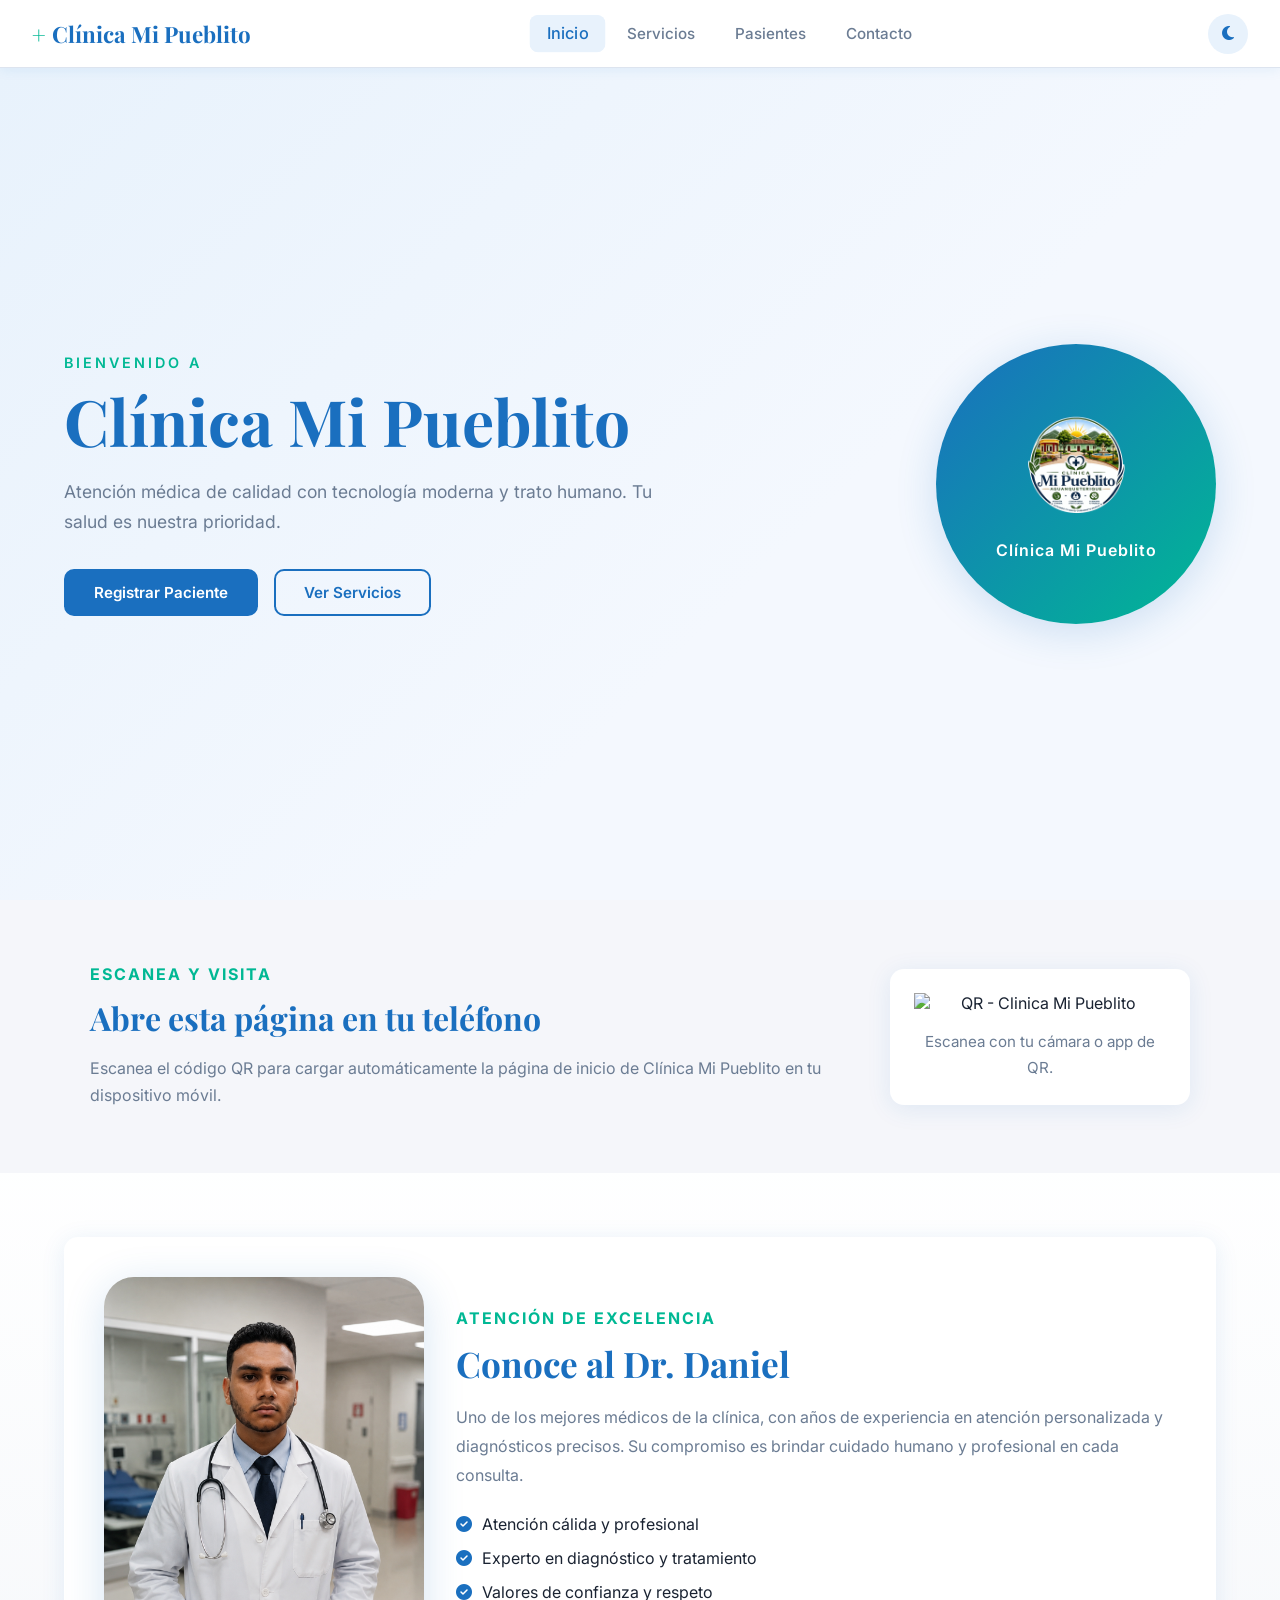
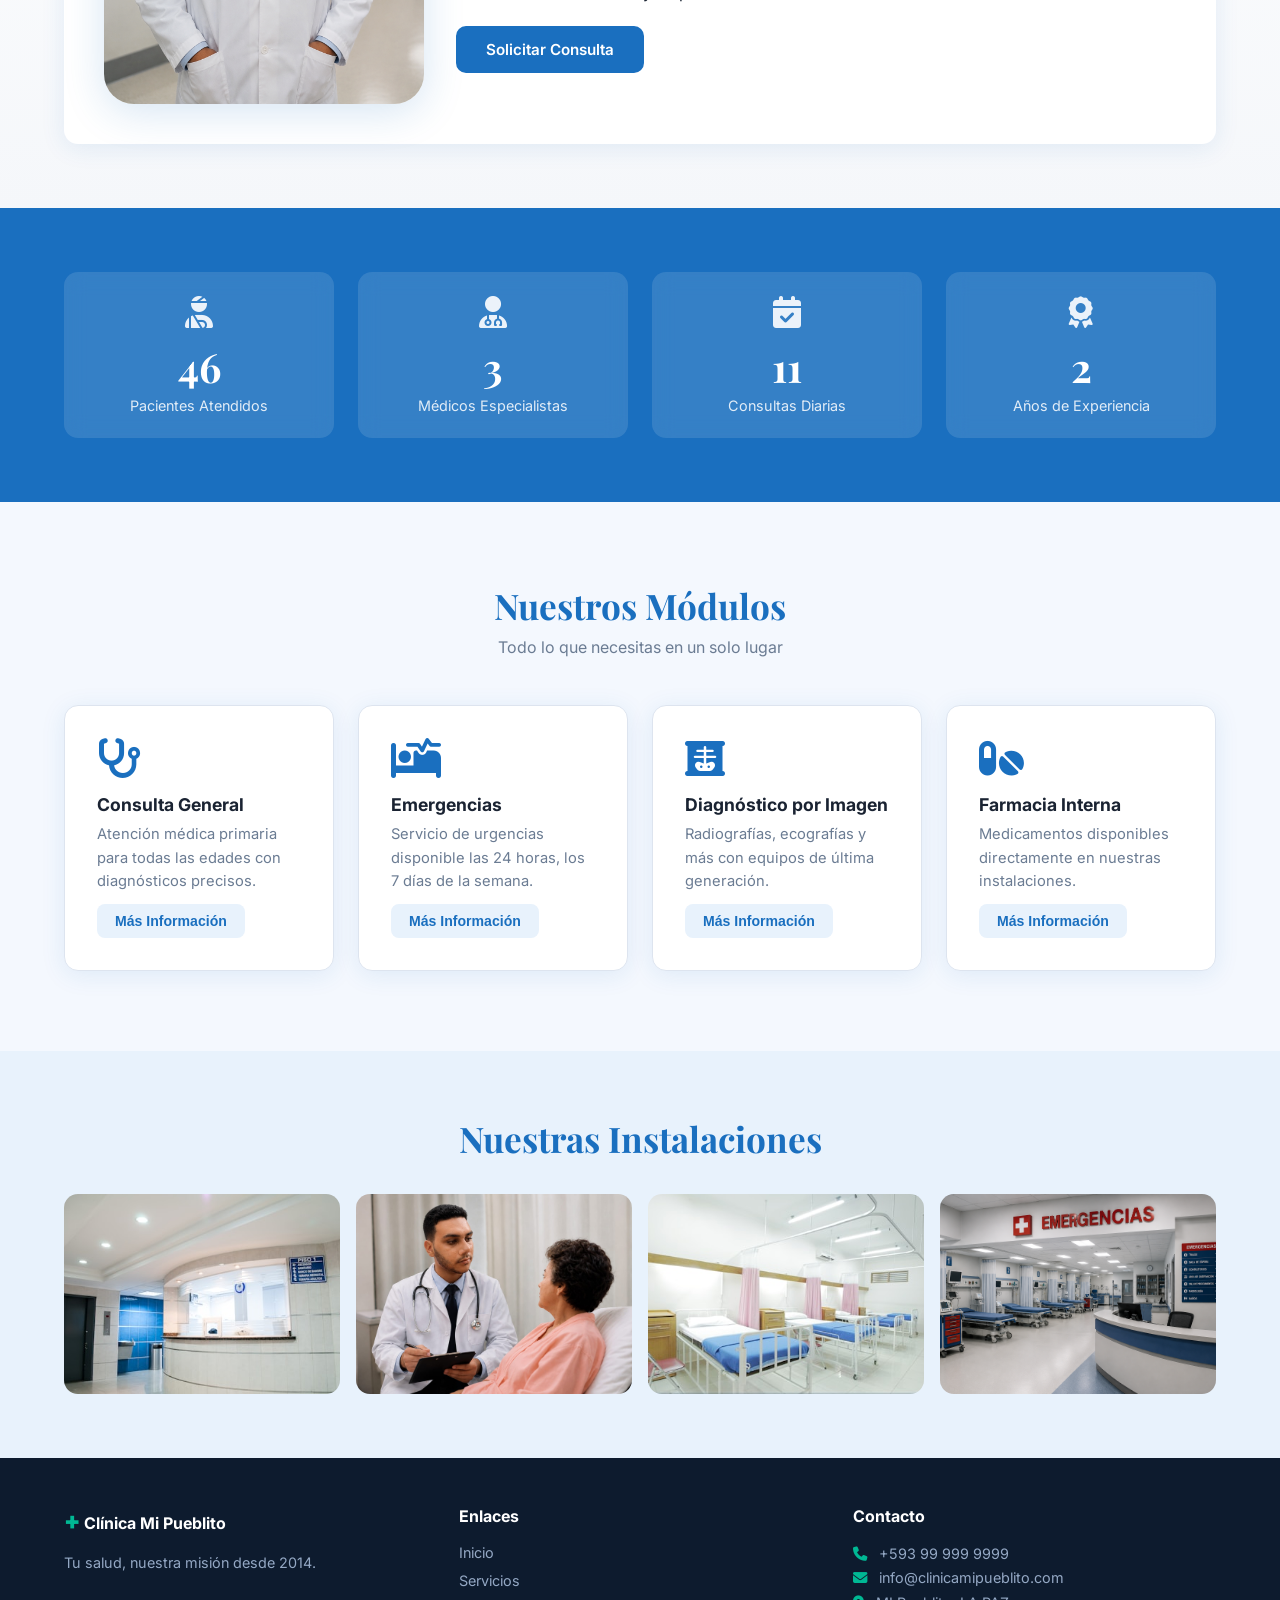
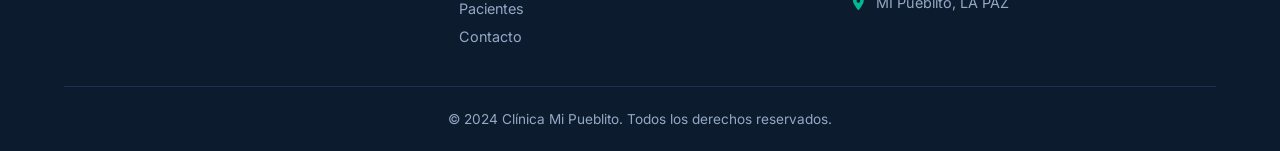
<file: index.html>
<!DOCTYPE html>
<html lang="es" data-theme="light">
<head>
  <meta charset="UTF-8" />
  <meta name="viewport" content="width=device-width, initial-scale=1.0"/>
  <meta name="google-site-verification" content="vMMOk35KpcfPw3G9_oFYmYeRWacnl94WuPSEQcABQ1k" />
  <title>Clínica Mi Pueblito - Tu Salud, Nuestra Misión</title>
  <meta name="description" content="Clínica Mi Pueblito: atención médica integral en Aguanqueterique, La Paz. Consulta general, emergencias 24/7, diagnóstico por imagen y farmacia interna. Tu salud, nuestra misión.">
  <link rel="icon" type="image/png" href="IMAGENES/LOGO12.png"/>
  <link rel="stylesheet" href="styles.css"/>
  <link href="https://fonts.googleapis.com/css2?family=Inter:wght@300;400;500;600;700&family=Playfair+Display:wght@700&display=swap" rel="stylesheet"/>
  <link rel="stylesheet" href="https://cdnjs.cloudflare.com/ajax/libs/font-awesome/6.5.0/css/all.min.css"/>
</head>
<body>

  <!-- LOADER -->
  <div id="loader">
    <div class="loader-inner">
      <img src="IMAGENES/LOGO12.png" alt="Clínica Mi Pueblito" class="loader-logo" />
      <p>Clínica Mi Pueblito</p>
    </div>
  </div>

  <!-- BOTÓN VOLVER ARRIBA -->
  <button id="btnTop" title="Volver arriba"><i class="fas fa-arrow-up"></i></button>

  <!-- NAVBAR -->
  <nav class="navbar">
    <div class="nav-brand">
      <span class="cross-icon">+</span> Clínica Mi Pueblito
    </div>
    <ul class="nav-links" id="navLinks">
      <li><a href="index.html" class="active">Inicio</a></li>
      <li><a href="servicios.html">Servicios</a></li>
      <li><a href="pasientes.html">Pasientes</a></li>
      <li><a href="contactos.html">Contacto</a></li>
    </ul>
    <div class="nav-actions">
      <button id="themeToggle" title="Cambiar tema"><i class="fas fa-moon"></i></button>
      <button class="hamburger" id="hamburger"><i class="fas fa-bars"></i></button>
    </div>
  </nav>

  <!-- HERO / BANNER -->
  <section class="hero" id="inicio">
    <div class="hero-content animate-banner">
      <span class="hero-eyebrow">Bienvenido a</span>
      <h1>Clínica Mi Pueblito</h1>
      <p>Atención médica de calidad con tecnología moderna y trato humano. Tu salud es nuestra prioridad.</p>
      <div class="hero-buttons">
        <a href="pasientes.html" class="btn-primary">Registrar Paciente</a>
        <a href="servicios.html" class="btn-outline">Ver Servicios</a>
      </div>
    </div>
    <div class="hero-image animate-banner-delay">
      <div class="hero-card">
        <img src="IMAGENES/LOGO12.png" alt="Clínica Mi Pueblito" class="hero-logo" />
        <span>Clínica Mi Pueblito</span>
      </div>
    </div>
  </section>

  <!-- CÓDIGO QR -->
  <section class="qr-section">
    <div class="qr-content">
      <div>
        <span class="section-eyebrow">Escanea y visita</span>
        <h2>Abre esta página en tu teléfono</h2>
        <p>Escanea el código QR para cargar automáticamente la página de inicio de Clínica Mi Pueblito en tu dispositivo móvil.</p>
      </div>
      <div class="qr-box">
        <img id="qrCodeImage" src="" alt="Código QR Clínica Mi Pueblito" />
        <p>Escanea con tu cámara o app de QR.</p>
      </div>
    </div>
  </section>

  <!-- MÉDICO DESTACADO -->
  <section class="doctor-section">
    <div class="doctor-card">
      <div class="doctor-image">
        <img src="IMAGENES/DANIEL.png" alt="Dr. Daniel" />
      </div>
      <div class="doctor-info">
        <span class="section-eyebrow">Atención de Excelencia</span>
        <h2>Conoce al Dr. Daniel</h2>
        <p>Uno de los mejores médicos de la clínica, con años de experiencia en atención personalizada y diagnósticos precisos. Su compromiso es brindar cuidado humano y profesional en cada consulta.</p>
        <ul>
          <li><i class="fas fa-check-circle"></i> Atención cálida y profesional</li>
          <li><i class="fas fa-check-circle"></i> Experto en diagnóstico y tratamiento</li>
          <li><i class="fas fa-check-circle"></i> Valores de confianza y respeto</li>
        </ul>
        <a href="contactos.html" class="btn-primary">Solicitar Consulta</a>
      </div>
    </div>
  </section>

  <!-- CONTADORES -->
  <section class="counters">
    <div class="counter-item">
      <i class="fas fa-user-injured"></i>
      <span class="count" data-target="200">0</span>
      <p>Pacientes Atendidos</p>
    </div>
    <div class="counter-item">
      <i class="fas fa-user-md"></i>
      <span class="count" data-target="15">0</span>
      <p>Médicos Especialistas</p>
    </div>
    <div class="counter-item">
      <i class="fas fa-calendar-check"></i>
      <span class="count" data-target="50">0</span>
      <p>Consultas Diarias</p>
    </div>
    <div class="counter-item">
      <i class="fas fa-award"></i>
      <span class="count" data-target="10">0</span>
      <p>Años de Experiencia</p>
    </div>
  </section>

  <!-- SERVICIOS TARJETAS -->
  <section class="services-preview">
    <h2 class="section-title">Nuestros Módulos</h2>
    <p class="section-sub">Todo lo que necesitas en un solo lugar</p>
    <div class="cards-grid">
      <div class="card slide-left">
        <i class="fas fa-stethoscope"></i>
        <h3>Consulta General</h3>
        <p>Atención médica primaria para todas las edades con diagnósticos precisos.</p>
        <button class="btn-info" onclick="openModal('Consulta General', 'Atención integral con médicos generales disponibles de lunes a sábado de 7am a 8pm.')">Más Información</button>
      </div>
      <div class="card slide-left">
        <i class="fas fa-procedures"></i>
        <h3>Emergencias</h3>
        <p>Servicio de urgencias disponible las 24 horas, los 7 días de la semana.</p>
        <button class="btn-info" onclick="openModal('Emergencias', 'Equipo especializado listo para atender cualquier urgencia médica en todo momento.')">Más Información</button>
      </div>
      <div class="card slide-left">
        <i class="fas fa-x-ray"></i>
        <h3>Diagnóstico por Imagen</h3>
        <p>Radiografías, ecografías y más con equipos de última generación.</p>
        <button class="btn-info" onclick="openModal('Diagnóstico por Imagen', 'Contamos con equipos de rayos X, ultrasonido y tomografía para diagnósticos precisos.')">Más Información</button>
      </div>
      <div class="card slide-left">
        <i class="fas fa-pills"></i>
        <h3>Farmacia Interna</h3>
        <p>Medicamentos disponibles directamente en nuestras instalaciones.</p>
        <button class="btn-info" onclick="openModal('Farmacia Interna', 'Dispensamos los medicamentos recetados por nuestros médicos al mejor precio.')">Más Información</button>
      </div>
    </div>
  </section>

  <!-- GALERÍA -->
  <section class="gallery-section">
    <h2 class="section-title">Nuestras Instalaciones</h2>
    <div class="gallery">
      <div class="gallery-item"><img src="IMAGENES/sala-espera.jpg" alt="Sala de espera"/><div class="overlay">Sala de Espera</div></div>
      <div class="gallery-item"><img src="IMAGENES/consultorio.jpeg" alt="Consultorio"/><div class="overlay">Consultorio</div></div>
      <div class="gallery-item"><img src="IMAGENES/laboratorio.jpg" alt="Laboratorio"/><div class="overlay">Laboratorio</div></div>
      <div class="gallery-item"><img src="IMAGENES/EMERGENCIAS.png" alt="Emergencias"/><div class="overlay">Emergencias</div></div>
    </div>
  </section>

  <!-- MODAL -->
  <div id="modal" class="modal-overlay">
    <div class="modal-box">
      <button class="modal-close" onclick="closeModal()"><i class="fas fa-times"></i></button>
      <div class="modal-icon"><i class="fas fa-info-circle"></i></div>
      <h3 id="modal-title"></h3>
      <p id="modal-body"></p>
      <button class="btn-primary" onclick="closeModal()">Entendido</button>
    </div>
  </div>

  <!-- FOOTER -->
  <footer class="footer">
    <div class="footer-content">
      <div>
        <h4><span class="cross-icon">+</span> Clínica Mi Pueblito</h4>
        <p>Tu salud, nuestra misión desde 2014.</p>
      </div>
      <div>
        <h4>Enlaces</h4>
        <ul>
          <li><a href="index.html">Inicio</a></li>
          <li><a href="servicios.html">Servicios</a></li>
          <li><a href="pasientes.html">Pacientes</a></li>
          <li><a href="contactos.html">Contacto</a></li>
        </ul>
      </div>
      <div>
        <h4>Contacto</h4>
        <p><i class="fas fa-phone"></i> +593 99 999 9999</p>
        <p><i class="fas fa-envelope"></i> info@clinicamipueblito.com</p>
        <p><i class="fas fa-map-marker-alt"></i> MI Pueblito, LA PAZ</p>
      </div>
    </div>
    <div class="footer-bottom">© 2024 Clínica Mi Pueblito. Todos los derechos reservados.</div>
  </footer>

  <script src="script.js"></script>
</body>
</html>
</file>
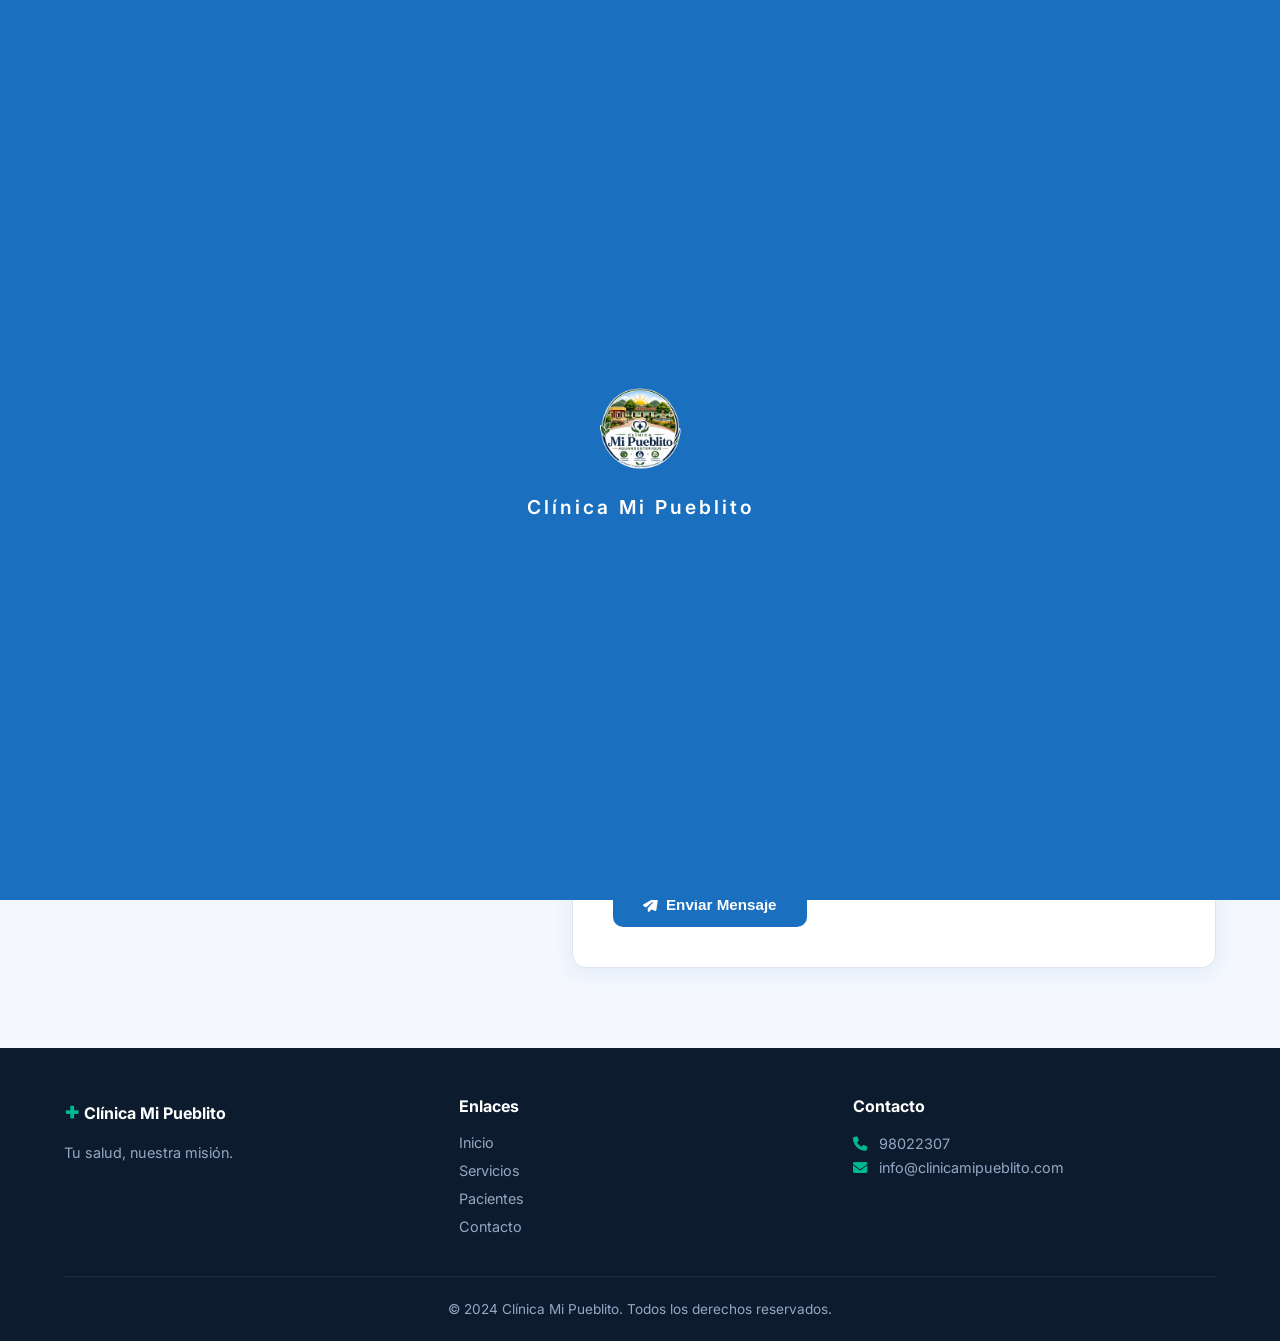
<file: contactos.html>
<!DOCTYPE html>
<html lang="es" data-theme="light">
<head>
  <meta charset="UTF-8"/>
  <meta name="viewport" content="width=device-width, initial-scale=1.0"/>
  <title>Contacto - Clínica Mi Pueblito</title>
  <link rel="stylesheet" href="styles.css"/>
  <link href="https://fonts.googleapis.com/css2?family=Inter:wght@300;400;500;600;700&family=Playfair+Display:wght@700&display=swap" rel="stylesheet"/>
  <link rel="stylesheet" href="https://cdnjs.cloudflare.com/ajax/libs/font-awesome/6.5.0/css/all.min.css"/>
</head>
<body>
  <div id="loader"><div class="loader-inner"><img src="IMAGENES/LOGO12.png" alt="Clínica Mi Pueblito" class="loader-logo" /><p>Clínica Mi Pueblito</p></div></div>
  <button id="btnTop"><i class="fas fa-arrow-up"></i></button>

  <nav class="navbar">
    <div class="nav-brand"><span class="cross-icon">+</span> Clínica Mi Pueblito</div>
    <ul class="nav-links" id="navLinks">
      <li><a href="index.html">Inicio</a></li>
      <li><a href="servicios.html">Servicios</a></li>
      <li><a href="pasientes.html">Pacientes</a></li>
      <li><a href="contactos.html" class="active">Contacto</a></li>
    </ul>
    <div class="nav-actions">
      <button id="themeToggle"><i class="fas fa-moon"></i></button>
      <button class="hamburger" id="hamburger"><i class="fas fa-bars"></i></button>
    </div>
  </nav>

  <section class="page-hero animate-banner">
    <h1>Contáctanos</h1>
    <p>Estamos aquí para atenderte. Envíanos un mensaje.</p>
  </section>

  <section class="contact-section">
    <div class="contact-info slide-left">
      <h2>Información de Contacto</h2>
      <div class="info-item"><i class="fas fa-map-marker-alt"></i><div><strong>Dirección</strong><p>Av. Principal s/n, Aguanqueterique, La Paz</p></div></div>
      <div class="info-item"><i class="fas fa-phone"></i><div><strong>Teléfono</strong><p>98022307</p></div></div>
      <div class="info-item"><i class="fas fa-envelope"></i><div><strong>Correo</strong><p>info@clinicamipueblito.com</p></div></div>
      <div class="info-item"><i class="fas fa-clock"></i><div><strong>Horario</strong><p>Lun – Sáb: 7:00 am – 8:00 pm<br/>Dom y Emergencias: 24 horas</p></div></div>
      <div class="social-links">
        <a href="#"><i class="fab fa-facebook"></i></a>
        <a href="#"><i class="fab fa-instagram"></i></a>
        <a href="https://wa.me/50298022307" target="_blank" rel="noopener"><i class="fab fa-whatsapp"></i></a>
      </div>
    </div>

    <div class="form-container slide-left">
      <h2><i class="fas fa-paper-plane"></i> Enviar Mensaje</h2>
      <form id="formContacto" novalidate>
        <div class="form-group">
          <label>Nombre completo <span class="req">*</span></label>
          <input type="text" id="c-nombre" placeholder="Tu nombre"/>
          <span class="msg-error" id="err-c-nombre"></span>
        </div>
        <div class="form-group">
          <label>Asunto <span class="req">*</span></label>
          <input type="text" id="c-asunto" placeholder="¿En qué podemos ayudarte?"/>
          <span class="msg-error" id="err-c-asunto"></span>
        </div>
        <div class="form-group">
          <label>Mensaje <span class="req">*</span></label>
          <textarea id="c-mensaje" rows="4" placeholder="Escribe tu mensaje aquí..."></textarea>
          <span class="msg-error" id="err-c-mensaje"></span>
        </div>
        <button type="submit" class="btn-primary"><i class="fas fa-paper-plane"></i> Enviar Mensaje</button>
      </form>
    </div>
  </section>

  <div id="modal" class="modal-overlay">
    <div class="modal-box">
      <button class="modal-close" onclick="closeModal()"><i class="fas fa-times"></i></button>
      <div class="modal-icon"><i class="fas fa-info-circle"></i></div>
      <h3 id="modal-title"></h3>
      <p id="modal-body"></p>
      <button class="btn-primary" onclick="closeModal()">Entendido</button>
    </div>
  </div>

  <footer class="footer">
    <div class="footer-content">
      <div><h4><span class="cross-icon">+</span> Clínica Mi Pueblito</h4><p>Tu salud, nuestra misión.</p></div>
      <div><h4>Enlaces</h4><ul><li><a href="index.html">Inicio</a></li><li><a href="servicios.html">Servicios</a></li><li><a href="pasientes.html">Pacientes</a></li><li><a href="contactos.html">Contacto</a></li></ul></div>
      <div><h4>Contacto</h4><p><i class="fas fa-phone"></i> 98022307</p><p><i class="fas fa-envelope"></i> info@clinicamipueblito.com</p></div>
    </div>
    <div class="footer-bottom">© 2024 Clínica Mi Pueblito. Todos los derechos reservados.</div>
  </footer>
  <script src="script.js"></script>
</body>
</html>
</file>
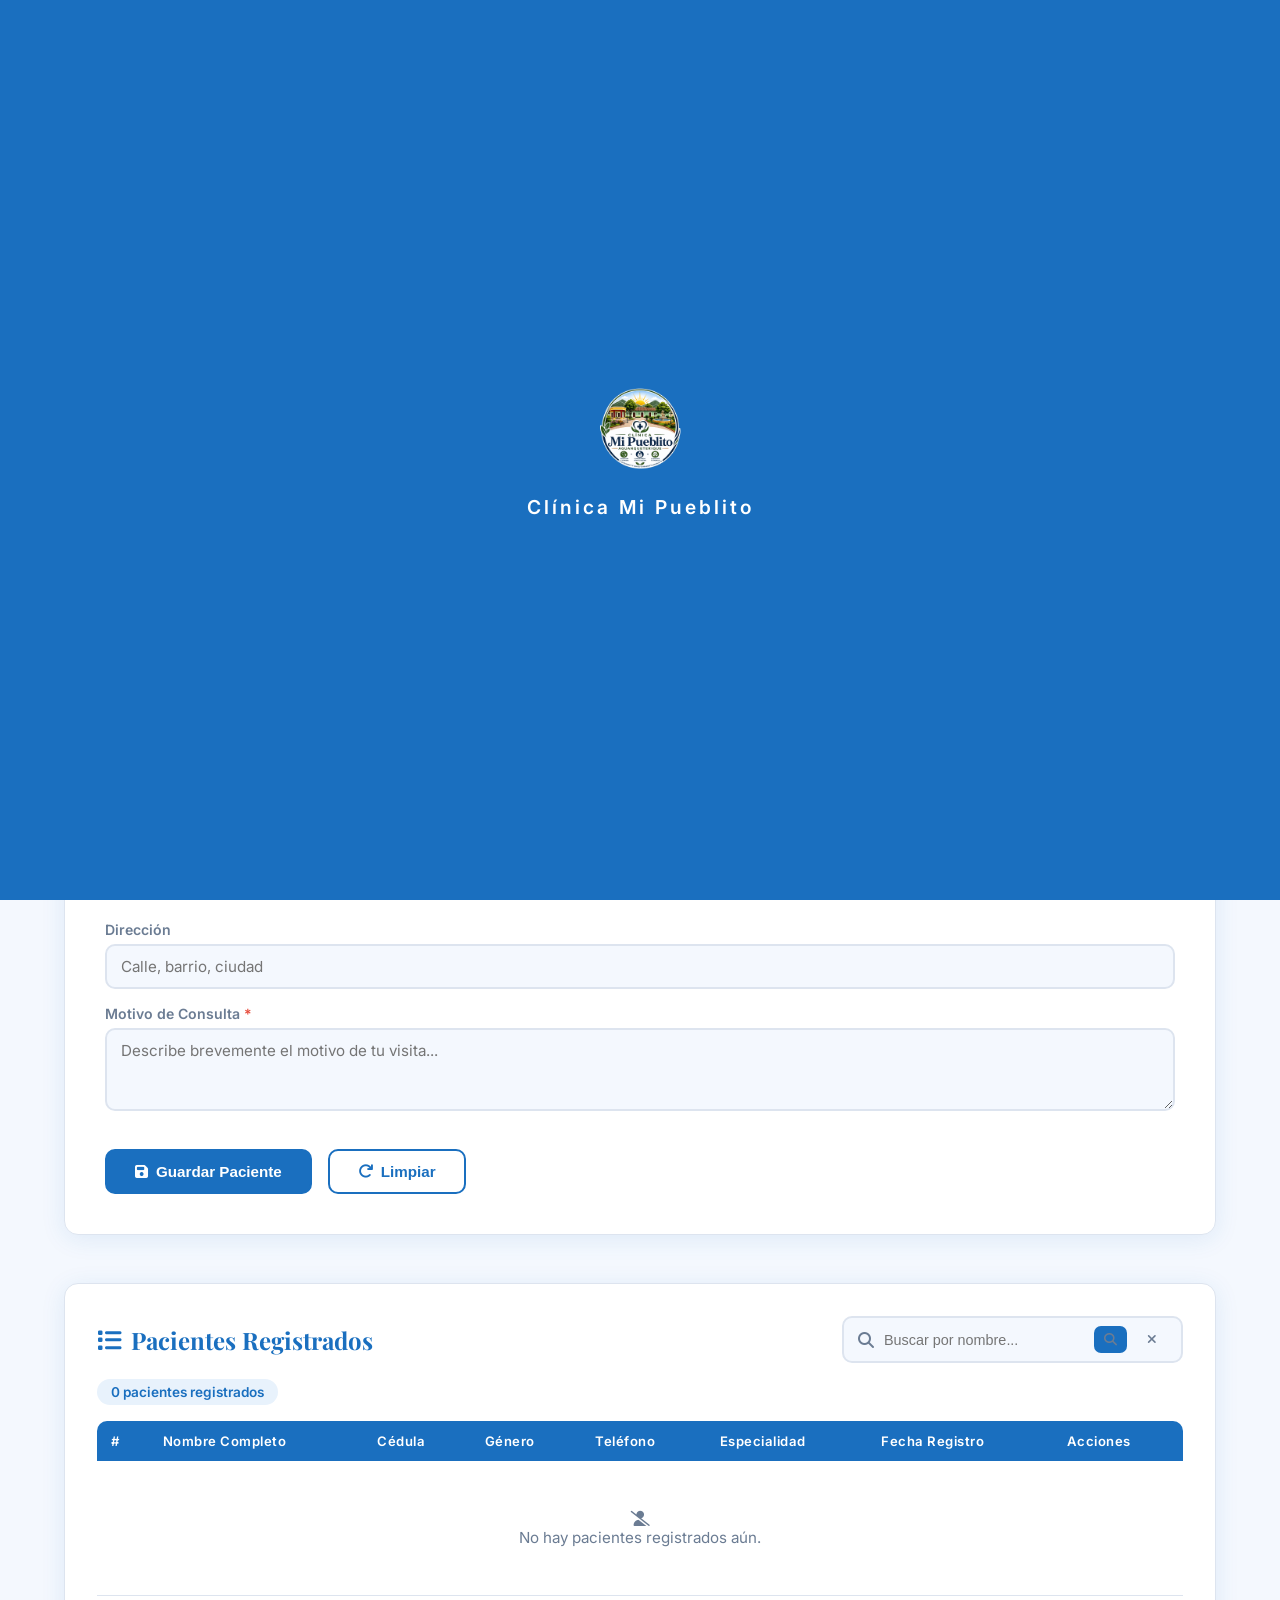
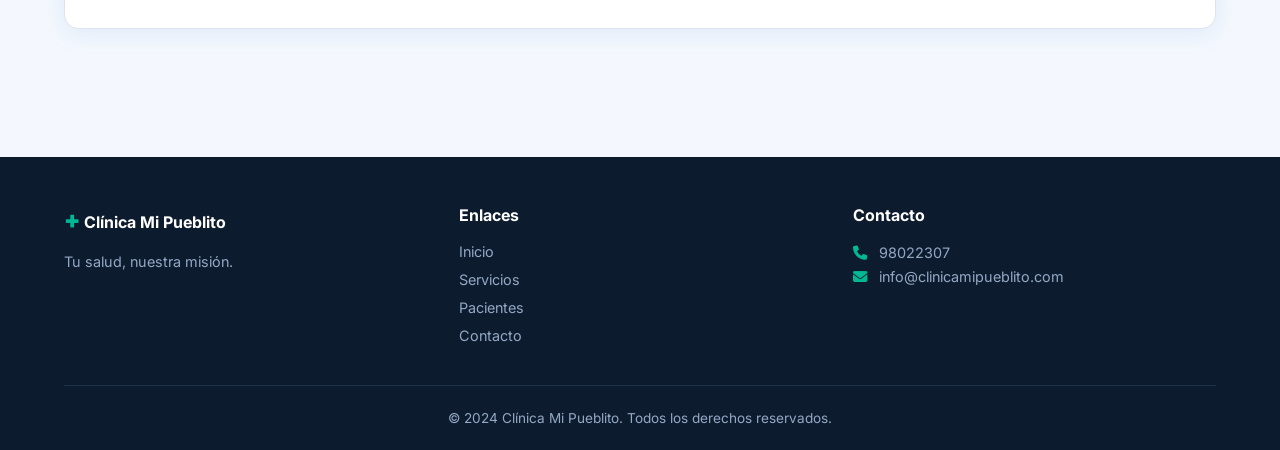
<file: pasientes.html>
<!DOCTYPE html>
<html lang="es" data-theme="light">
<head>
  <meta charset="UTF-8"/>
  <meta name="viewport" content="width=device-width, initial-scale=1.0"/>
  <title>Pacientes - Clínica Mi Pueblito</title>
  <link rel="stylesheet" href="styles.css"/>
  <link href="https://fonts.googleapis.com/css2?family=Inter:wght@300;400;500;600;700&family=Playfair+Display:wght@700&display=swap" rel="stylesheet"/>
  <link rel="stylesheet" href="https://cdnjs.cloudflare.com/ajax/libs/font-awesome/6.5.0/css/all.min.css"/>
</head>
<body>
  <div id="loader"><div class="loader-inner"><img src="IMAGENES/LOGO12.png" alt="Clínica Mi Pueblito" class="loader-logo" /><p>Clínica Mi Pueblito</p></div></div>
  <button id="btnTop"><i class="fas fa-arrow-up"></i></button>

  <nav class="navbar">
    <div class="nav-brand"><span class="cross-icon">+</span> Clínica Mi Pueblito</div>
    <ul class="nav-links" id="navLinks">
      <li><a href="index.html">Inicio</a></li>
      <li><a href="servicios.html">Servicios</a></li>
      <li><a href="pasientes.html" class="active">Pacientes</a></li>
      <li><a href="contactos.html">Contacto</a></li>
    </ul>
    <div class="nav-actions">
      <button id="themeToggle"><i class="fas fa-moon"></i></button>
      <button class="hamburger" id="hamburger"><i class="fas fa-bars"></i></button>
    </div>
  </nav>

  <section class="page-hero animate-banner">
    <h1>Registro de Pacientes</h1>
    <p>Registra y consulta pacientes de la clínica</p>
  </section>

  <section class="pacientes-section">
    <div class="form-container slide-left">
      <h2><i class="fas fa-user-plus"></i> Nuevo Paciente</h2>
      <form id="formPaciente" novalidate>
        <div class="form-row">
          <div class="form-group">
            <label>Nombres <span class="req">*</span></label>
            <input type="text" id="nombres" placeholder="Ej: Juan Carlos"/>
            <span class="msg-error" id="err-nombres"></span>
          </div>
          <div class="form-group">
            <label>Apellidos <span class="req">*</span></label>
            <input type="text" id="apellidos" placeholder="Ej: Pérez López"/>
            <span class="msg-error" id="err-apellidos"></span>
          </div>
        </div>
        <div class="form-row">
          <div class="form-group">
            <label>Cédula <span class="req">*</span></label>
            <input type="text" id="cedula" placeholder="0000000000" inputmode="numeric" pattern="\d*" oninput="this.value=this.value.replace(/\D/g,'')" />
            <span class="msg-error" id="err-cedula"></span>
          </div>
          <div class="form-group">
            <label>Fecha de Nacimiento <span class="req">*</span></label>
            <input type="date" id="fechaNac"/>
            <span class="msg-error" id="err-fechaNac"></span>
          </div>
        </div>
        <div class="form-row">
          <div class="form-group">
            <label>Género <span class="req">*</span></label>
            <select id="genero">
              <option value="">Seleccionar...</option>
              <option value="Masculino">Masculino</option>
              <option value="Femenino">Femenino</option>
              <option value="Otro">Otro</option>
            </select>
            <span class="msg-error" id="err-genero"></span>
          </div>
          <div class="form-group">
            <label>Teléfono <span class="req">*</span></label>
            <input type="tel" id="telefono" placeholder="0999999999" />
            <span class="msg-error" id="err-telefono"></span>
          </div>
        </div>
        <div class="form-row">
          <div class="form-group">
            <label>Correo Electrónico</label>
            <input type="email" id="correo" placeholder="correo@ejemplo.com"/>
            <span class="msg-error" id="err-correo"></span>
          </div>
          <div class="form-group">
            <label>Especialidad Requerida <span class="req">*</span></label>
            <select id="especialidad">
              <option value="">Seleccionar...</option>
              <option>Medicina General</option>
              <option>Pediatría</option>
              <option>Cardiología</option>
              <option>Neurología</option>
              <option>Traumatología</option>
              <option>Laboratorio</option>
              <option>Emergencias</option>
            </select>
            <span class="msg-error" id="err-especialidad"></span>
          </div>
        </div>
        <div class="form-group full">
          <label>Dirección</label>
          <input type="text" id="direccion" placeholder="Calle, barrio, ciudad"/>
        </div>
        <div class="form-group full">
          <label>Motivo de Consulta <span class="req">*</span></label>
          <textarea id="motivo" rows="3" placeholder="Describe brevemente el motivo de tu visita..."></textarea>
          <span class="msg-error" id="err-motivo"></span>
        </div>
        <div class="form-actions">
          <button type="submit" class="btn-primary"><i class="fas fa-save"></i> Guardar Paciente</button>
          <button type="button" class="btn-outline" onclick="limpiarForm()"><i class="fas fa-redo"></i> Limpiar</button>
        </div>
      </form>
    </div>

    <!-- LISTA DE PACIENTES -->
    <div class="lista-container admin-table">
      <div class="lista-header">
        <h2><i class="fas fa-list"></i> Pacientes Registrados</h2>
        <div class="buscar-box">
          <i class="fas fa-search"></i>
          <input type="text" id="buscarPaciente" placeholder="Buscar por nombre..."/>
          <button type="button" class="btn-search" onclick="ejecutarBusqueda()"><i class="fas fa-search"></i></button>
          <button type="button" class="btn-clear" onclick="limpiarBusqueda()"><i class="fas fa-times"></i></button>
        </div>
      </div>
      <div id="contadorPacientes" class="contador-badge">0 pacientes registrados</div>
      <div id="tablaPacientes" class="tabla-scroll">
        <table>
          <thead>
            <tr>
              <th>#</th>
              <th>Nombre Completo</th>
              <th>Cédula</th>
              <th>Género</th>
              <th>Teléfono</th>
              <th>Especialidad</th>
              <th>Fecha Registro</th>
              <th>Acciones</th>
            </tr>
          </thead>
          <tbody id="bodyPacientes">
            <tr id="filaVacia"><td colspan="8" class="empty-row"><i class="fas fa-user-slash"></i><br/>No hay pacientes registrados aún.</td></tr>
          </tbody>
        </table>
      </div>
    </div>
  </section>

  <!-- MENSAJE MÓVIL: SOLO COMPUTADORA VE LISTA -->
  <section class="pacientes-section" style="padding-top:0">
    <div class="admin-msg">
      <i class="fas fa-laptop"></i>
      <h3>Lista de Pacientes</h3>
      <p>La lista de pacientes registrados solo está disponible en computadora.<br/>Desde tu móvil puedes registrar nuevos pacientes usando el formulario de arriba.</p>
    </div>
  </section>

  <!-- MODAL VER PACIENTE -->
  <div id="modalPaciente" class="modal-overlay">
    <div class="modal-box modal-large">
      <button class="modal-close" onclick="cerrarModalPaciente()"><i class="fas fa-times"></i></button>
      <div class="modal-icon"><i class="fas fa-user-circle"></i></div>
      <h3 id="mp-nombre"></h3>
      <div class="detalle-grid" id="detallePaciente"></div>
      <button class="btn-primary" onclick="cerrarModalPaciente()">Cerrar</button>
    </div>
  </div>

  <div id="modal" class="modal-overlay">
    <div class="modal-box">
      <button class="modal-close" onclick="closeModal()"><i class="fas fa-times"></i></button>
      <div class="modal-icon"><i class="fas fa-info-circle"></i></div>
      <h3 id="modal-title"></h3>
      <p id="modal-body"></p>
      <button class="btn-primary" onclick="closeModal()">Entendido</button>
    </div>
  </div>

  <footer class="footer">
    <div class="footer-content">
      <div><h4><span class="cross-icon">+</span> Clínica Mi Pueblito</h4><p>Tu salud, nuestra misión.</p></div>
      <div><h4>Enlaces</h4><ul><li><a href="index.html">Inicio</a></li><li><a href="servicios.html">Servicios</a></li><li><a href="pasientes.html">Pacientes</a></li><li><a href="contactos.html">Contacto</a></li></ul></div>
      <div><h4>Contacto</h4><p><i class="fas fa-phone"></i> 98022307</p><p><i class="fas fa-envelope"></i> info@clinicamipueblito.com</p></div>
    </div>
    <div class="footer-bottom">© 2024 Clínica Mi Pueblito. Todos los derechos reservados.</div>
  </footer>
  <script src="firebase-config.js"></script>
  <script src="script.js"></script>
</body>
</html>
</file>
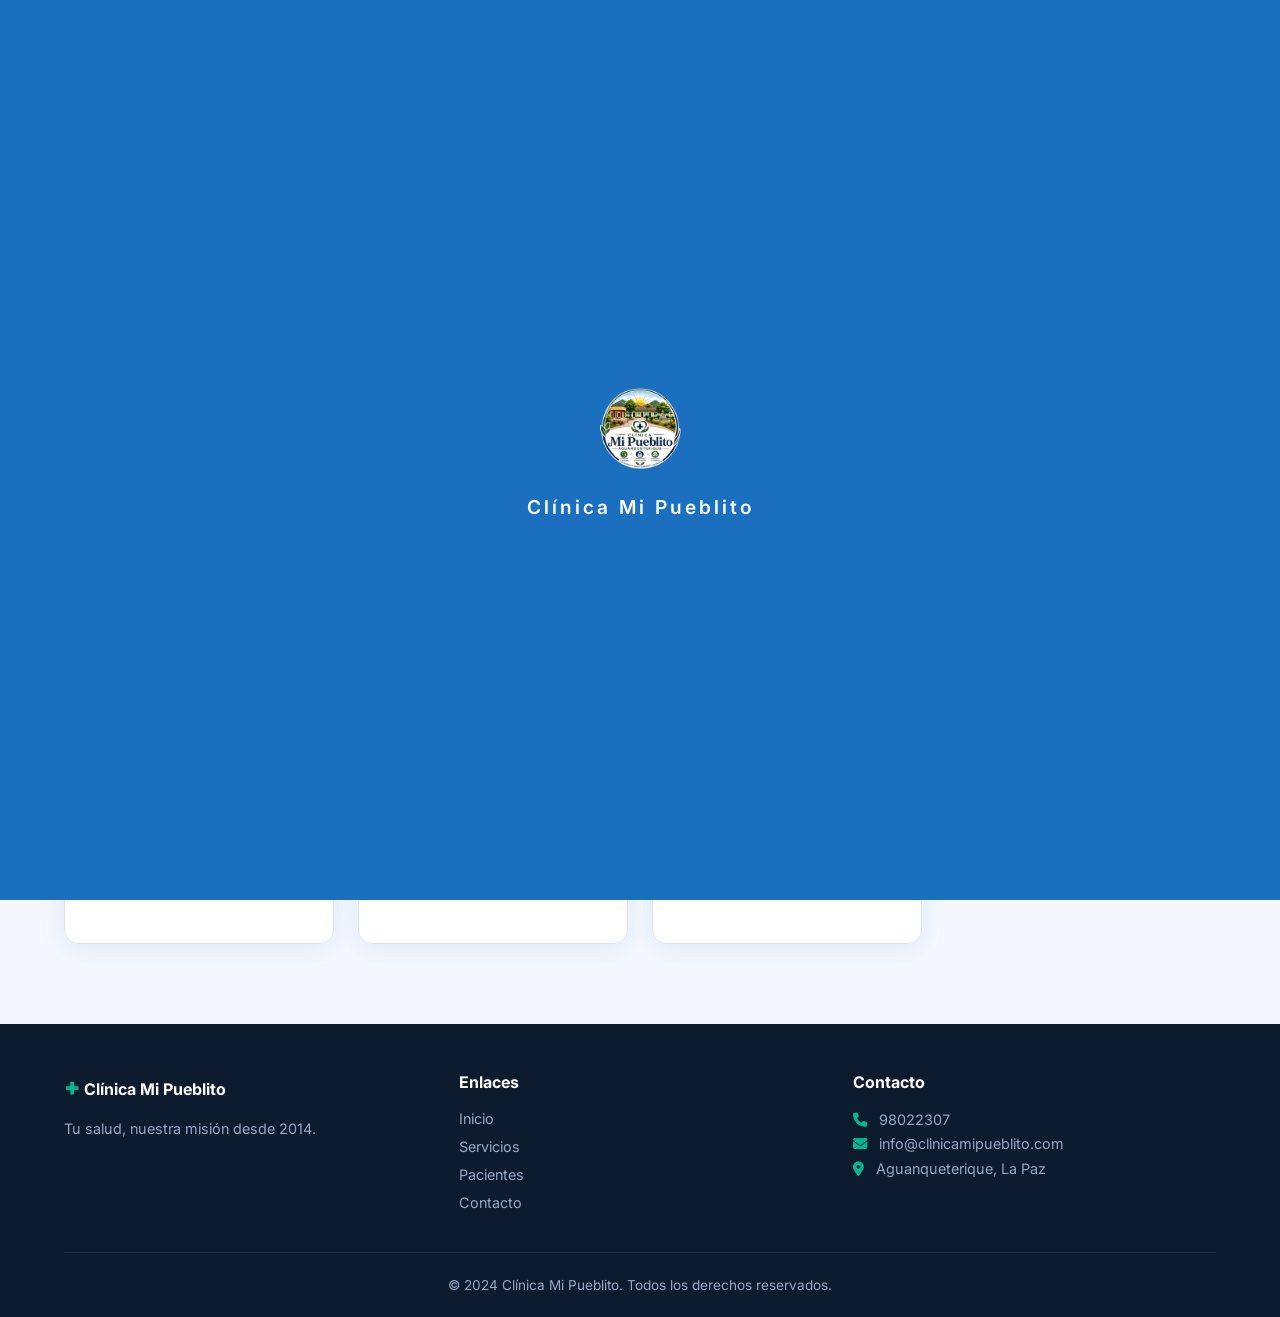
<file: servicios.html>
<!DOCTYPE html>
<html lang="es" data-theme="light">
<head>
  <meta charset="UTF-8"/>
  <meta name="viewport" content="width=device-width, initial-scale=1.0"/>
  <title>Servicios - Clínica Mi Pueblito</title>
  <link rel="stylesheet" href="styles.css"/>
  <link href="https://fonts.googleapis.com/css2?family=Inter:wght@300;400;500;600;700&family=Playfair+Display:wght@700&display=swap" rel="stylesheet"/>
  <link rel="stylesheet" href="https://cdnjs.cloudflare.com/ajax/libs/font-awesome/6.5.0/css/all.min.css"/>
</head>
<body>
  <div id="loader"><div class="loader-inner"><img src="IMAGENES/LOGO12.png" alt="Clínica Mi Pueblito" class="loader-logo" /><p>Clínica Mi Pueblito</p></div></div>
  <button id="btnTop"><i class="fas fa-arrow-up"></i></button>

  <nav class="navbar">
    <div class="nav-brand"><span class="cross-icon">+</span> Clínica Mi Pueblito</div>
    <ul class="nav-links" id="navLinks">
      <li><a href="index.html">Inicio</a></li>
      <li><a href="servicios.html" class="active">Servicios</a></li>
      <li><a href="pasientes.html">Pacientes</a></li>
      <li><a href="contactos.html">Contacto</a></li>
    </ul>
    <div class="nav-actions">
      <button id="themeToggle"><i class="fas fa-moon"></i></button>
      <button class="hamburger" id="hamburger"><i class="fas fa-bars"></i></button>
    </div>
  </nav>

  <section class="page-hero animate-banner">
    <h1>Nuestros Servicios</h1>
    <p>Especialidades médicas de alto nivel para cuidar tu bienestar</p>
  </section>

  <section class="services-full">
    <div class="cards-grid">

      <div class="card-slide">
        <div class="card-slide-front">
          <i class="fas fa-user-cog"></i>
          <h3>Gestión de Pacientes</h3>
          <p>Registro, seguimiento y atención integral con historial clínico digital.</p>
        </div>
        <div class="card-slide-panel">
          <h4><i class="fas fa-user-cog"></i> Géstión de Pacientes</h4>
          <ul>
            <li><i class="fas fa-check"></i> Historial clínico digital</li>
            <li><i class="fas fa-check"></i> Seguimiento de citas</li>
            <li><i class="fas fa-check"></i> Recordatorios automáticos</li>
            <li><i class="fas fa-check"></i> Atención integral</li>
          </ul>
          <div class="panel-info"><i class="fas fa-clock"></i> Lun – Sáb: 7am – 8pm</div>
          <div class="panel-info"><i class="fas fa-user-md"></i> Dr. Daniel Medina</div>
          <a href="contactos.html" class="btn-agendar">Agendar Cita</a>
        </div>
      </div>

      <div class="card-slide">
        <div class="card-slide-front">
          <i class="fas fa-stethoscope"></i>
          <h3>Medicina General</h3>
          <p>Atención primaria para diagnóstico, tratamiento y prevención de enfermedades.</p>
        </div>
        <div class="card-slide-panel">
          <h4><i class="fas fa-stethoscope"></i> Medicina General</h4>
          <ul>
            <li><i class="fas fa-check"></i> Consultas para todas las edades</li>
            <li><i class="fas fa-check"></i> Diagnóstico y tratamiento</li>
            <li><i class="fas fa-check"></i> Certificados médicos</li>
            <li><i class="fas fa-check"></i> Control de enfermedades crónicas</li>
          </ul>
          <div class="panel-info"><i class="fas fa-clock"></i> Lun – Sáb: 7am – 8pm</div>
          <div class="panel-info"><i class="fas fa-user-md"></i> Dr. Daniel Medina</div>
          <a href="contactos.html" class="btn-agendar">Agendar Cita</a>
        </div>
      </div>

      <div class="card-slide">
        <div class="card-slide-front">
          <i class="fas fa-baby"></i>
          <h3>Pediatría</h3>
          <p>Cuidado especializado para niños y adolescentes con controles infantiles.</p>
        </div>
        <div class="card-slide-panel">
          <h4><i class="fas fa-baby"></i> Pediatría</h4>
          <ul>
            <li><i class="fas fa-check"></i> Recién nacidos hasta adolescentes</li>
            <li><i class="fas fa-check"></i> Control de crecimiento</li>
            <li><i class="fas fa-check"></i> Programa de vacunación</li>
            <li><i class="fas fa-check"></i> Nutrición infantil</li>
          </ul>
          <div class="panel-info"><i class="fas fa-clock"></i> Lun – Vie: 8am – 5pm</div>
          <div class="panel-info"><i class="fas fa-user-md"></i> Dra. María López</div>
          <a href="contactos.html" class="btn-agendar">Agendar Cita</a>
        </div>
      </div>

      <div class="card-slide">
        <div class="card-slide-front">
          <i class="fas fa-heart"></i>
          <h3>Cardiología</h3>
          <p>Diagnóstico y tratamiento del corazón con equipos modernos.</p>
        </div>
        <div class="card-slide-panel">
          <h4><i class="fas fa-heart"></i> Cardiología</h4>
          <ul>
            <li><i class="fas fa-check"></i> Electrocardiogramas (ECG)</li>
            <li><i class="fas fa-check"></i> Control de presión arterial</li>
            <li><i class="fas fa-check"></i> Ecocardiografía</li>
            <li><i class="fas fa-check"></i> Tratamiento cardíaco especializado</li>
          </ul>
          <div class="panel-info"><i class="fas fa-clock"></i> Mar y Jue: 9am – 4pm</div>
          <div class="panel-info"><i class="fas fa-user-md"></i> Dr. Carlos Méndez</div>
          <a href="contactos.html" class="btn-agendar">Agendar Cita</a>
        </div>
      </div>

      <div class="card-slide">
        <div class="card-slide-front">
          <i class="fas fa-brain"></i>
          <h3>Neurología</h3>
          <p>Atención de trastornos neurológicos con diagnóstico avanzado.</p>
        </div>
        <div class="card-slide-panel">
          <h4><i class="fas fa-brain"></i> Neurología</h4>
          <ul>
            <li><i class="fas fa-check"></i> Migraña y cefaleas</li>
            <li><i class="fas fa-check"></i> Trastornos del sueño</li>
            <li><i class="fas fa-check"></i> Epilepsia y convulsiones</li>
            <li><i class="fas fa-check"></i> Sistema nervioso central</li>
          </ul>
          <div class="panel-info"><i class="fas fa-clock"></i> Lun y Mié: 9am – 3pm</div>
          <div class="panel-info"><i class="fas fa-user-md"></i> Dra. Ana Rivas</div>
          <a href="contactos.html" class="btn-agendar">Agendar Cita</a>
        </div>
      </div>

      <div class="card-slide">
        <div class="card-slide-front">
          <i class="fas fa-bone"></i>
          <h3>Traumatología y Ortopedia</h3>
          <p>Tratamiento de lesiones músculo-esqueléticas con rehabilitación.</p>
        </div>
        <div class="card-slide-panel">
          <h4><i class="fas fa-bone"></i> Traumatología</h4>
          <ul>
            <li><i class="fas fa-check"></i> Fracturas y luxaciones</li>
            <li><i class="fas fa-check"></i> Rehabilitación ortopédica</li>
            <li><i class="fas fa-check"></i> Lesiones deportivas</li>
            <li><i class="fas fa-check"></i> Dolor articular y muscular</li>
          </ul>
          <div class="panel-info"><i class="fas fa-clock"></i> Lun – Vie: 8am – 6pm</div>
          <div class="panel-info"><i class="fas fa-user-md"></i> Dr. Pedro Castillo</div>
          <a href="contactos.html" class="btn-agendar">Agendar Cita</a>
        </div>
      </div>

      <div class="card-slide">
        <div class="card-slide-front">
          <i class="fas fa-flask"></i>
          <h3>Laboratorio Clínico</h3>
          <p>Análisis clínicos completos con resultados rápidos y precisos.</p>
        </div>
        <div class="card-slide-panel">
          <h4><i class="fas fa-flask"></i> Laboratorio Clínico</h4>
          <ul>
            <li><i class="fas fa-check"></i> Exámenes de sangre y orina</li>
            <li><i class="fas fa-check"></i> Resultados en 24 horas</li>
            <li><i class="fas fa-check"></i> Pruebas especializadas</li>
            <li><i class="fas fa-check"></i> Entrega digital de resultados</li>
          </ul>
          <div class="panel-info"><i class="fas fa-clock"></i> Lun – Sáb: 7am – 12pm</div>
          <div class="panel-info"><i class="fas fa-user-md"></i> Lic. Laura Jiménez</div>
          <a href="contactos.html" class="btn-agendar">Agendar Cita</a>
        </div>
      </div>

    </div>
  </section>

  <div id="modal" class="modal-overlay">
    <div class="modal-box">
      <button class="modal-close" onclick="closeModal()"><i class="fas fa-times"></i></button>
      <div class="modal-icon"><i class="fas fa-info-circle"></i></div>
      <h3 id="modal-title"></h3>
      <p id="modal-body"></p>
      <button class="btn-primary" onclick="closeModal()">Entendido</button>
    </div>
  </div>

  <footer class="footer">
    <div class="footer-content">
      <div><h4><span class="cross-icon">+</span> Clínica Mi Pueblito</h4><p>Tu salud, nuestra misión desde 2014.</p></div>
      <div><h4>Enlaces</h4><ul>
        <li><a href="index.html">Inicio</a></li>
        <li><a href="servicios.html">Servicios</a></li>
        <li><a href="pasientes.html">Pacientes</a></li>
        <li><a href="contactos.html">Contacto</a></li>
      </ul></div>
      <div><h4>Contacto</h4>
        <p><i class="fas fa-phone"></i> 98022307</p>
        <p><i class="fas fa-envelope"></i> info@clinicamipueblito.com</p>
        <p><i class="fas fa-map-marker-alt"></i> Aguanqueterique, La Paz</p>
      </div>
    </div>
    <div class="footer-bottom">© 2024 Clínica Mi Pueblito. Todos los derechos reservados.</div>
  </footer>

  <script src="script.js"></script>
  <script>
    const flipCards = document.querySelectorAll('.card-slide');
    const flipObserver = new IntersectionObserver((entries) => {
      entries.forEach(entry => {
        if (entry.isIntersecting) entry.target.classList.add('visible');
      });
    }, { threshold: 0.1 });
    flipCards.forEach(card => flipObserver.observe(card));
  </script>
</body>
</html>
</file>
<file: styles.css>
/* ===== VARIABLES ===== */
:root {
  --primary: #1a6fbf;
  --primary-dark: #1255a0;
  --primary-light: #e8f2fc;
  --accent: #00b894;
  --accent-dark: #00a381;
  --danger: #e74c3c;
  --success: #27ae60;
  --text: #1a2332;
  --text-muted: #6b7c93;
  --bg: #f4f8fe;
  --card-bg: #ffffff;
  --navbar-bg: #ffffff;
  --border: #dde4ef;
  --shadow: 0 4px 24px rgba(26,111,191,0.10);
  --shadow-lg: 0 8px 40px rgba(26,111,191,0.18);
  --radius: 14px;
  --font-body: 'Inter', sans-serif;
  --font-display: 'Playfair Display', serif;
}

[data-theme="dark"] {
  --text: #e8f0fe;
  --text-muted: #94a8c4;
  --bg: #0f1923;
  --card-bg: #182333;
  --navbar-bg: #111f2e;
  --border: #243447;
  --primary-light: #1a3556;
  --shadow: 0 4px 24px rgba(0,0,0,0.4);
}

* { margin: 0; padding: 0; box-sizing: border-box; }
html { scroll-behavior: smooth; }
body {
  font-family: var(--font-body);
  background: var(--bg);
  color: var(--text);
  transition: background 0.3s, color 0.3s;
}

/* ===== LOADER ===== */
#loader {
  position: fixed; inset: 0; z-index: 9999;
  background: var(--primary);
  display: flex; align-items: center; justify-content: center;
  transition: opacity 0.5s, visibility 0.5s;
}
#loader.hidden { opacity: 0; visibility: hidden; }
.loader-inner { text-align: center; color: white; }
.loader-logo { width: 100px; height: auto; animation: pulse 1s ease-in-out infinite; }
.loader-inner p { font-size: 1.2rem; letter-spacing: 3px; margin-top: 10px; font-weight: 600; }
@keyframes pulse { 0%,100%{transform:scale(1)} 50%{transform:scale(1.2)} }

/* ===== NAVBAR ===== */
.navbar {
  position: sticky; top: 0; z-index: 100;
  background: var(--navbar-bg);
  border-bottom: 1px solid var(--border);
  padding: 0 2rem;
  display: flex; align-items: center; justify-content: space-between;
  height: 68px;
  box-shadow: 0 2px 12px rgba(26,111,191,0.08);
  transition: background 0.3s;
}
.nav-brand {
  font-family: var(--font-display);
  font-size: 1.4rem; color: var(--primary); font-weight: 700;
  display: flex; align-items: center; gap: 6px;
}
.cross-icon { color: var(--accent); font-weight: 900; font-size: 1.5rem; }
.nav-links { list-style: none; display: flex; gap: 0.5rem; }
.nav-links a {
  text-decoration: none; color: var(--text-muted);
  padding: 8px 16px; border-radius: 8px;
  font-weight: 500; font-size: 0.95rem;
  transition: all 0.3s ease; display: block;
}
.nav-links a:hover, .nav-links a.active {
  color: var(--primary); background: var(--primary-light); transform: scale(1.07);
}
.nav-actions { display: flex; gap: 10px; align-items: center; }
#themeToggle, .hamburger {
  background: var(--primary-light); border: none;
  color: var(--primary); width: 40px; height: 40px;
  border-radius: 50%; cursor: pointer; font-size: 1rem; transition: all 0.3s;
}
#themeToggle:hover, .hamburger:hover { background: var(--primary); color: white; }
.hamburger { display: none; }

/* ===== VOLVER ARRIBA ===== */
#btnTop {
  position: fixed; bottom: 30px; right: 30px; z-index: 500;
  background: var(--primary); color: white;
  border: none; width: 48px; height: 48px;
  border-radius: 50%; cursor: pointer; font-size: 1.1rem;
  box-shadow: var(--shadow-lg); opacity: 0; visibility: hidden; transition: all 0.3s;
}
#btnTop.visible { opacity: 1; visibility: visible; }
#btnTop:hover { background: var(--accent); transform: translateY(-3px); }

/* ===== HERO ===== */
.hero {
  min-height: calc(100vh - 68px);
  display: flex; align-items: center; justify-content: space-between;
  padding: 4rem 5%;
  background: linear-gradient(135deg, var(--primary-light) 0%, var(--bg) 60%);
  gap: 2rem;
}
.hero-content { max-width: 600px; }
.hero-eyebrow { font-size: 0.9rem; letter-spacing: 3px; text-transform: uppercase; color: var(--accent); font-weight: 600; }
.hero-content h1 {
  font-family: var(--font-display);
  font-size: clamp(2.5rem, 5vw, 4rem);
  color: var(--primary); line-height: 1.15; margin: 12px 0 20px;
}
.hero-content p { font-size: 1.1rem; color: var(--text-muted); line-height: 1.7; margin-bottom: 2rem; }
.hero-buttons { display: flex; gap: 1rem; flex-wrap: wrap; }
.hero-image {
  flex-shrink: 0;
  background: linear-gradient(135deg, var(--primary), var(--accent));
  border-radius: 50%; width: 280px; height: 280px;
  display: flex; align-items: center; justify-content: center;
  box-shadow: var(--shadow-lg);
}
.hero-card { text-align: center; color: white; }
.hero-card i { font-size: 5rem; display: block; margin-bottom: 12px; animation: heartbeat 1.5s ease-in-out infinite; }
.hero-logo { width: 120px; height: auto; display: block; margin: 0 auto 12px; object-fit: contain; }
.hero-card span { font-size: 1rem; font-weight: 600; letter-spacing: 1px; }
@keyframes heartbeat { 0%,100%{transform:scale(1)} 50%{transform:scale(1.1)} }

/* ===== ANIMACIONES ===== */
.animate-banner { animation: fadeSlideDown 0.9s ease both; }
.animate-banner-delay { animation: fadeSlideDown 0.9s ease 0.3s both; }
@keyframes fadeSlideDown {
  from { opacity:0; transform:translateY(-40px); }
  to   { opacity:1; transform:translateY(0); }
}
.slide-left { opacity: 0; transform: translateX(-60px); transition: opacity 0.7s ease, transform 0.7s ease; }
.slide-left.visible { opacity: 1; transform: translateX(0); }

/* ===== BOTONES ===== */
.btn-primary {
  background: var(--primary); color: white;
  border: 2px solid var(--primary);
  padding: 12px 28px; border-radius: 10px;
  font-weight: 600; font-size: 0.95rem;
  cursor: pointer; text-decoration: none;
  display: inline-flex; align-items: center; gap: 8px; transition: all 0.3s;
}
.btn-primary:hover { background: var(--primary-dark); transform: translateY(-2px); box-shadow: var(--shadow); }
.btn-outline {
  background: transparent; color: var(--primary);
  border: 2px solid var(--primary);
  padding: 12px 28px; border-radius: 10px;
  font-weight: 600; font-size: 0.95rem;
  cursor: pointer; text-decoration: none;
  display: inline-flex; align-items: center; gap: 8px; transition: all 0.3s;
}
.btn-outline:hover { background: var(--primary); color: white; transform: translateY(-2px); }
.btn-info {
  background: var(--primary-light); color: var(--primary);
  border: none; padding: 9px 18px; border-radius: 8px;
  font-weight: 600; cursor: pointer; font-size: 0.88rem;
  transition: all 0.3s; margin-top: 10px;
}
.btn-info:hover { background: var(--primary); color: white; }

/* ===== CONTADORES ===== */
.counters {
  display: grid; grid-template-columns: repeat(auto-fit, minmax(180px, 1fr));
  gap: 1.5rem; padding: 4rem 5%; background: var(--primary);
}
.counter-item {
  text-align: center; color: white; padding: 1.5rem;
  border-radius: var(--radius);
  background: rgba(255,255,255,0.12); backdrop-filter: blur(10px);
}
.counter-item i { font-size: 2rem; margin-bottom: 12px; display: block; opacity: 0.9; }
.counter-item .count { font-size: 2.5rem; font-weight: 700; font-family: var(--font-display); }
.counter-item p { font-size: 0.9rem; opacity: 0.85; margin-top: 4px; }

/* ===== MÉDICO DESTACADO ===== */
.doctor-section { padding: 4rem 5%; background: linear-gradient(180deg, rgba(255,255,255,0.95), rgba(245,247,250,0.95)); }
.doctor-card {
  display: grid; grid-template-columns: 320px 1fr; gap: 2rem; align-items: center;
  background: var(--card-bg); border-radius: var(--radius); padding: 2.5rem; box-shadow: var(--shadow);
}
.doctor-image { border-radius: 30px; overflow: hidden; box-shadow: var(--shadow-lg); }
.doctor-image img { width: 100%; height: 100%; object-fit: cover; display: block; }
.doctor-info .section-eyebrow {
  display: inline-block; text-transform: uppercase; letter-spacing: 2px;
  color: var(--accent); font-weight: 700; margin-bottom: 12px;
}
.doctor-info h2 { font-family: var(--font-display); font-size: 2.2rem; margin-bottom: 1rem; color: var(--primary); }
.doctor-info p { color: var(--text-muted); line-height: 1.8; margin-bottom: 1.5rem; }
.doctor-info ul { list-style: none; margin: 0 0 1.5rem; padding: 0; }
.doctor-info ul li { display: flex; align-items: center; gap: 10px; margin-bottom: 0.9rem; color: var(--text); }
.doctor-info ul li i { color: var(--primary); }

/* ===== CÓDIGO QR ===== */
.qr-section { padding: 4rem 5%; background: rgba(245, 247, 250, 0.9); }
.qr-content {
  max-width: 1100px; margin: 0 auto;
  display: grid; grid-template-columns: 1fr 300px; gap: 2rem; align-items: center;
}
.qr-content .section-eyebrow {
  display: inline-block; text-transform: uppercase; letter-spacing: 2px;
  color: var(--accent); font-weight: 700; margin-bottom: 12px;
}
.qr-content h2 {
  font-family: var(--font-display); font-size: clamp(1.8rem, 2.5vw, 2.3rem);
  color: var(--primary); margin-bottom: 1rem;
}
.qr-content p { color: var(--text-muted); line-height: 1.7; }
.qr-box { background: white; border-radius: var(--radius); padding: 1.5rem; box-shadow: var(--shadow); text-align: center; }
.qr-box img { width: 100%; max-width: 260px; height: auto; margin: 0 auto 1rem; display: block; }
.qr-box p { color: var(--text-muted); font-size: 0.95rem; }

/* ===== TARJETAS SERVICIOS (index) ===== */
.services-preview { padding: 5rem 5%; }
.section-title { font-family: var(--font-display); font-size: 2.2rem; color: var(--primary); text-align: center; margin-bottom: 8px; }
.section-sub { text-align: center; color: var(--text-muted); margin-bottom: 3rem; }
.cards-grid { display: grid; grid-template-columns: repeat(auto-fit, minmax(260px, 1fr)); gap: 1.5rem; }

.card {
  background: var(--card-bg); border-radius: var(--radius);
  padding: 2rem; border: 1px solid var(--border);
  box-shadow: var(--shadow);
  opacity: 0; transform: translateX(-60px);
  transition: opacity 0.6s ease, transform 0.6s ease, box-shadow 0.3s;
}
.card.visible { opacity: 1; transform: translateX(0); }
.card:hover { transform: translateY(-6px); box-shadow: var(--shadow-lg); }
.card i { font-size: 2.5rem; color: var(--primary); margin-bottom: 1rem; display: block; }
.card h3 { font-size: 1.1rem; font-weight: 700; margin-bottom: 8px; color: var(--text); }
.card p { font-size: 0.92rem; color: var(--text-muted); line-height: 1.6; }
.card:nth-child(1) { transition-delay: 0.1s; }
.card:nth-child(2) { transition-delay: 0.25s; }
.card:nth-child(3) { transition-delay: 0.4s; }
.card:nth-child(4) { transition-delay: 0.55s; }

/* ===== TARJETAS CON PANEL DESLIZABLE (servicios.html) ===== */
.card-slide {
  position: relative;
  height: 260px;
  border-radius: var(--radius);
  overflow: hidden;
  box-shadow: var(--shadow);
  cursor: pointer;
  opacity: 0;
  transform: translateX(-40px);
  transition: opacity 0.6s ease, transform 0.6s ease, box-shadow 0.3s ease;
}
.card-slide.visible { opacity: 1; transform: translateX(0); }
.card-slide.visible:hover { box-shadow: var(--shadow-lg); }

.card-slide-front {
  position: absolute; inset: 0;
  background: var(--card-bg);
  border: 1px solid var(--border);
  border-radius: var(--radius);
  padding: 2rem;
  display: flex; flex-direction: column; justify-content: center;
  z-index: 2;
}
.card-slide-front i { font-size: 2.5rem; color: var(--primary); margin-bottom: 1rem; display: block; }
.card-slide-front h3 { font-size: 1.15rem; font-weight: 700; color: var(--text); margin-bottom: 0.5rem; }
.card-slide-front p { font-size: 0.9rem; color: var(--text-muted); line-height: 1.6; }

.card-slide-panel {
  position: absolute; inset: 0;
  background: linear-gradient(135deg, var(--primary), #1a8fbf);
  border-radius: var(--radius);
  padding: 1.5rem;
  display: flex; flex-direction: column; justify-content: center;
  z-index: 3;
  color: white;
  transform: translateX(-100%);
  transition: transform 0.4s cubic-bezier(0.4, 0, 0.2, 1);
}
.card-slide:hover .card-slide-panel {
  transform: translateX(0);
}
.card-slide-panel h4 { font-family: var(--font-display); font-size: 1.1rem; margin-bottom: 0.8rem; color: white; }
.card-slide-panel h4 i { margin-right: 6px; }
.card-slide-panel ul { list-style: none; padding: 0; margin: 0 0 0.8rem; flex: 1; }
.card-slide-panel ul li {
  font-size: 0.82rem; padding: 4px 0;
  border-bottom: 1px solid rgba(255,255,255,0.2);
  display: flex; align-items: center; gap: 8px;
}
.card-slide-panel ul li i { color: #7fe8c0; font-size: 0.78rem; }
.card-slide-panel .panel-info {
  font-size: 0.8rem; margin-bottom: 0.5rem;
  display: flex; align-items: center; gap: 6px;
}
.card-slide-panel .btn-agendar {
  background: white; color: var(--primary);
  border: none; border-radius: 8px; padding: 10px 16px;
  font-weight: 700; font-size: 0.85rem; cursor: pointer;
  text-align: center; text-decoration: none; display: block;
  transition: transform 0.2s;
}
.card-slide-panel .btn-agendar:hover { transform: scale(1.03); }

.card-slide:nth-child(1) { transition-delay: 0.05s; }
.card-slide:nth-child(2) { transition-delay: 0.15s; }
.card-slide:nth-child(3) { transition-delay: 0.25s; }
.card-slide:nth-child(4) { transition-delay: 0.35s; }
.card-slide:nth-child(5) { transition-delay: 0.45s; }
.card-slide:nth-child(6) { transition-delay: 0.55s; }
.card-slide:nth-child(7) { transition-delay: 0.65s; }

/* ===== GALERÍA ===== */
.gallery-section { padding: 4rem 5%; background: var(--primary-light); }
.gallery { display: grid; grid-template-columns: repeat(auto-fit, minmax(220px,1fr)); gap: 1rem; margin-top: 2rem; }
.gallery-item { position: relative; border-radius: var(--radius); overflow: hidden; cursor: pointer; }
.gallery-item img { width: 100%; height: 200px; object-fit: cover; transition: transform 0.4s ease, box-shadow 0.4s; display: block; }
.gallery-item:hover img { transform: scale(1.08); box-shadow: 0 8px 30px rgba(26,111,191,0.3); }
.gallery-item .overlay {
  position: absolute; bottom: 0; left: 0; right: 0;
  background: linear-gradient(transparent, rgba(26,111,191,0.85));
  color: white; padding: 12px 16px; font-weight: 600;
  transform: translateY(100%); transition: transform 0.3s;
}
.gallery-item:hover .overlay { transform: translateY(0); }

/* ===== MODAL ===== */
.modal-overlay {
  position: fixed; inset: 0; z-index: 1000;
  background: rgba(10,20,40,0.6); backdrop-filter: blur(4px);
  display: flex; align-items: center; justify-content: center;
  opacity: 0; visibility: hidden; transition: all 0.3s;
}
.modal-overlay.open { opacity: 1; visibility: visible; }
.modal-box {
  background: var(--card-bg); border-radius: 20px;
  padding: 2.5rem; max-width: 480px; width: 90%;
  text-align: center; position: relative;
  box-shadow: 0 20px 60px rgba(0,0,0,0.3);
  transform: scale(0.8); transition: transform 0.3s;
}
.modal-overlay.open .modal-box { transform: scale(1); }
.modal-close {
  position: absolute; top: 16px; right: 16px;
  background: var(--primary-light); border: none;
  color: var(--primary); width: 34px; height: 34px;
  border-radius: 50%; cursor: pointer; font-size: 1rem; transition: all 0.3s;
}
.modal-close:hover { background: var(--danger); color: white; }
.modal-icon { font-size: 3rem; color: var(--primary); margin-bottom: 16px; }
.modal-box h3 { font-family: var(--font-display); font-size: 1.4rem; color: var(--primary); margin-bottom: 12px; }
.modal-box p { color: var(--text-muted); line-height: 1.7; margin-bottom: 1.5rem; }
.modal-large { max-width: 600px; }
.detalle-grid { display: grid; grid-template-columns: 1fr 1fr; gap: 12px; margin: 1rem 0; text-align: left; }
.detalle-item strong { display: block; font-size: 0.75rem; color: var(--text-muted); text-transform: uppercase; letter-spacing: 1px; }
.detalle-item span { font-size: 0.95rem; color: var(--text); }

/* ===== PAGE HERO ===== */
.page-hero { background: linear-gradient(135deg, var(--primary), var(--accent)); padding: 5rem 5%; text-align: center; color: white; }
.page-hero h1 { font-family: var(--font-display); font-size: 2.8rem; margin-bottom: 12px; }
.page-hero p { font-size: 1.1rem; opacity: 0.9; }

/* ===== SERVICIOS FULL ===== */
.services-full { padding: 5rem 5%; }

/* ===== PACIENTES SECCIÓN ===== */
.pacientes-section { padding: 4rem 5%; display: flex; flex-direction: column; gap: 3rem; }
.form-container { background: var(--card-bg); border-radius: var(--radius); padding: 2.5rem; border: 1px solid var(--border); box-shadow: var(--shadow); }
.form-container h2 { font-family: var(--font-display); color: var(--primary); font-size: 1.6rem; margin-bottom: 2rem; display: flex; align-items: center; gap: 10px; }
.form-row { display: grid; grid-template-columns: 1fr 1fr; gap: 1rem; }
.form-group { display: flex; flex-direction: column; gap: 6px; margin-bottom: 1rem; }
.form-group.full { grid-column: 1/-1; }
.form-group label { font-size: 0.88rem; font-weight: 600; color: var(--text-muted); }
.req { color: var(--danger); }
.form-group input, .form-group select, .form-group textarea {
  padding: 11px 14px; border-radius: 10px;
  border: 2px solid var(--border); background: var(--bg);
  color: var(--text); font-size: 0.95rem; font-family: var(--font-body);
  transition: border-color 0.3s, box-shadow 0.3s; outline: none;
}
.form-group input:focus, .form-group select:focus, .form-group textarea:focus {
  border-color: var(--primary); box-shadow: 0 0 0 3px rgba(26,111,191,0.15);
}
.form-group input.valid { border-color: var(--success); }
.form-group input.invalid { border-color: var(--danger); }
.msg-error { font-size: 0.78rem; color: var(--danger); min-height: 16px; }
.form-actions { display: flex; gap: 1rem; margin-top: 1rem; flex-wrap: wrap; }

/* ===== TABLA PACIENTES ===== */
.lista-container { background: var(--card-bg); border-radius: var(--radius); padding: 2rem; border: 1px solid var(--border); box-shadow: var(--shadow); }
.lista-header { display: flex; align-items: center; justify-content: space-between; flex-wrap: wrap; gap: 1rem; margin-bottom: 1rem; }
.lista-header h2 { font-family: var(--font-display); color: var(--primary); font-size: 1.5rem; display: flex; align-items: center; gap: 10px; }
.buscar-box { display: flex; align-items: center; gap: 10px; background: var(--bg); border: 2px solid var(--border); border-radius: 10px; padding: 8px 14px; }
.buscar-box i { color: var(--text-muted); }
.buscar-box input { border: none; background: transparent; color: var(--text); font-size: 0.9rem; outline: none; min-width: 200px; }
.btn-search, .btn-clear { border: none; border-radius: 7px; padding: 6px 10px; cursor: pointer; font-size: 0.8rem; transition: all 0.2s; }
.btn-search { background: var(--primary); color: white; }
.btn-search:hover { background: var(--primary-dark); }
.btn-clear { background: var(--bg); color: var(--text-muted); }
.btn-clear:hover { background: var(--border); color: var(--text); }
.contador-badge { display: inline-block; background: var(--primary-light); color: var(--primary); font-size: 0.85rem; font-weight: 600; padding: 5px 14px; border-radius: 20px; margin-bottom: 1rem; }
.tabla-scroll { overflow-x: auto; }
table { width: 100%; border-collapse: collapse; font-size: 0.88rem; }
thead th { background: var(--primary); color: white; padding: 12px 14px; text-align: left; font-weight: 600; font-size: 0.82rem; letter-spacing: 0.5px; }
thead th:first-child { border-radius: 10px 0 0 0; }
thead th:last-child { border-radius: 0 10px 0 0; }
tbody tr { border-bottom: 1px solid var(--border); transition: background 0.2s; }
tbody tr:hover { background: var(--primary-light); }
tbody tr.fila-resaltada { background: var(--primary-light); }
tbody td { padding: 11px 14px; color: var(--text); vertical-align: middle; }
.empty-row { text-align: center; color: var(--text-muted); padding: 3rem !important; font-size: 0.95rem; }
.btn-ver, .btn-del { border: none; border-radius: 7px; padding: 6px 12px; cursor: pointer; font-size: 0.8rem; font-weight: 600; transition: all 0.2s; }
.btn-ver { background: var(--primary-light); color: var(--primary); margin-right: 5px; }
.btn-ver:hover { background: var(--primary); color: white; }
.btn-del { background: #fdecea; color: var(--danger); }
.btn-del:hover { background: var(--danger); color: white; }
.badge { display: inline-block; padding: 3px 10px; border-radius: 20px; font-size: 0.78rem; font-weight: 600; background: var(--primary-light); color: var(--primary); }

/* ===== ADMIN: SOLO COMPUTADORA ===== */
.admin-table { display: block; }
.admin-msg { display: none; text-align: center; padding: 3rem 1rem; background: var(--card-bg); border-radius: var(--radius); border: 1px solid var(--border); box-shadow: var(--shadow); }
.admin-msg i { font-size: 3rem; color: var(--text-muted); margin-bottom: 1rem; display: block; }
.admin-msg h3 { font-family: var(--font-display); color: var(--primary); margin-bottom: 0.5rem; }
.admin-msg p { color: var(--text-muted); }
@media (max-width: 1023px) {
  .admin-table { display: none; }
  .admin-msg { display: block; }
}

/* ===== CONTACTO ===== */
.contact-section { padding: 5rem 5%; display: grid; grid-template-columns: 1fr 1.4fr; gap: 3rem; align-items: start; }
.contact-info h2 { font-family: var(--font-display); color: var(--primary); font-size: 1.8rem; margin-bottom: 2rem; }
.info-item { display: flex; gap: 16px; align-items: flex-start; margin-bottom: 1.5rem; }
.info-item i { font-size: 1.4rem; color: var(--primary); margin-top: 3px; flex-shrink: 0; }
.info-item strong { display: block; font-weight: 700; margin-bottom: 3px; }
.info-item p { color: var(--text-muted); line-height: 1.5; }
.social-links { display: flex; gap: 12px; margin-top: 2rem; }
.social-links a { width: 44px; height: 44px; border-radius: 50%; background: var(--primary-light); color: var(--primary); display: flex; align-items: center; justify-content: center; font-size: 1.2rem; text-decoration: none; transition: all 0.3s; }
.social-links a:hover { background: var(--primary); color: white; transform: translateY(-3px); }

/* ===== FOOTER ===== */
.footer { background: #0d1b2e; color: #94a8c4; padding: 3rem 5% 1.5rem; }
.footer-content { display: grid; grid-template-columns: repeat(auto-fit, minmax(180px,1fr)); gap: 2rem; margin-bottom: 2rem; }
.footer h4 { color: white; font-size: 1rem; margin-bottom: 1rem; }
.footer ul { list-style: none; }
.footer ul li { margin-bottom: 8px; }
.footer ul a { color: #94a8c4; text-decoration: none; font-size: 0.9rem; transition: color 0.3s; }
.footer ul a:hover { color: var(--accent); }
.footer p { font-size: 0.9rem; line-height: 1.7; }
.footer p i { margin-right: 8px; color: var(--accent); }
.footer-bottom { border-top: 1px solid #1d3050; padding-top: 1.5rem; text-align: center; font-size: 0.85rem; }

/* ===== RESPONSIVE ===== */

/* Pantallas muy pequenas (< 480px) */
@media (max-width: 479px) {
  html { font-size: 16px; }
  .navbar { padding: 0 1rem; height: 60px; }
  .nav-brand { font-size: 1.1rem; }
  .hero { padding: 2rem 1.2rem; min-height: auto; flex-direction: column; text-align: center; }
  .hero-content h1 { font-size: 2.2rem; }
  .hero-content p { font-size: 1.05rem; }
  .hero-image { width: 140px; height: 140px; margin-top: 1.5rem; }
  .hero-card i { font-size: 3.5rem; }
  .hero-logo { width: 70px; }
  .hero-buttons { flex-direction: column; align-items: center; }
  .hero-buttons .btn-primary,
  .hero-buttons .btn-outline { width: 100%; justify-content: center; }
  .page-hero { padding: 3rem 1.2rem; }
  .page-hero h1 { font-size: 2.2rem; }
  .page-hero p { font-size: 1.05rem; }
  .section-title { font-size: 1.7rem; }
  .services-preview,
  .services-full,
  .pacientes-section,
  .contact-section,
  .doctor-section,
  .qr-section,
  .gallery-section,
  .counters { padding-left: 1.2rem; padding-right: 1.2rem; }
  .counters { grid-template-columns: 1fr 1fr; gap: 0.8rem; padding-top: 2.5rem; padding-bottom: 2.5rem; }
  .counter-item { padding: 1rem; }
  .counter-item i { font-size: 1.5rem; }
  .counter-item .count { font-size: 1.8rem; }
  .counter-item p { font-size: 0.75rem; }
  .cards-grid { grid-template-columns: 1fr; }
  .card { padding: 1.5rem; }
  .qr-content { grid-template-columns: 1fr; }
  .qr-box { max-width: 260px; margin: 0 auto; }
  .doctor-card { grid-template-columns: 1fr; padding: 1.5rem; }
  .doctor-image { border-radius: 20px; }
  .doctor-info h2 { font-size: 1.5rem; }
  .form-container { padding: 1.5rem; }
  .form-row { grid-template-columns: 1fr; }
  .lista-container { padding: 1.2rem; }
  .lista-header h2 { font-size: 1.2rem; }
  .buscar-box { flex-wrap: wrap; width: 100%; }
  .buscar-box input { min-width: 100%; }
  .buscar-box .btn-search,
  .buscar-box .btn-clear { flex: 1; }
  .tabla-scroll table { font-size: 0.78rem; }
  thead th,
  tbody td { padding: 8px 10px; }
  .btn-ver, .btn-del { padding: 4px 8px; font-size: 0.72rem; }
  .contact-section { grid-template-columns: 1fr; gap: 2rem; }
  .contact-info h2 { font-size: 1.4rem; }
  .info-item { gap: 12px; }
  .modal-box { padding: 1.8rem; margin: 1rem; }
  .modal-box h3 { font-size: 1.1rem; }
  .detalle-grid { grid-template-columns: 1fr; }
  .gallery-item img { height: 160px; }
  .card-slide { height: auto; min-height: 240px; }
  .card-slide-panel { position: relative; transform: none; border-radius: 0 0 var(--radius) var(--radius); padding: 1.2rem; }
  .card-slide-front { position: relative; border-radius: var(--radius) var(--radius) 0 0; padding: 1.2rem; }
  .card-slide:hover .card-slide-panel { transform: none; }
  .footer { padding: 2rem 1.2rem 1rem; }
  .footer-content { grid-template-columns: 1fr; text-align: center; }
  #btnTop { bottom: 16px; right: 16px; width: 40px; height: 40px; font-size: 0.9rem; }
  .nav-links { display: none; position: absolute; top: 60px; left: 0; right: 0; background: var(--navbar-bg); border-bottom: 1px solid var(--border); flex-direction: column; padding: 0.6rem; gap: 0; z-index: 99; box-shadow: var(--shadow-lg); }
  .nav-links.open { display: flex; }
  .nav-links a { padding: 12px 16px; border-radius: 8px; }
  .hamburger { display: flex; align-items: center; justify-content: center; }
  .form-actions { flex-direction: column; }
  .form-actions .btn-primary,
  .form-actions .btn-outline { width: 100%; justify-content: center; }
}

/* Telefonos medianos y tablets pequenas (480px - 767px) */
@media (min-width: 480px) and (max-width: 767px) {
  html { font-size: 16px; }
  .navbar { padding: 0 1.5rem; }
  .hero { flex-direction: column; text-align: center; padding: 3rem 5%; }
  .hero-image { width: 180px; height: 180px; margin-top: 1.5rem; }
  .hero-content p { font-size: 1.05rem; }
  .hero-logo { width: 90px; }
  .hero-buttons { justify-content: center; }
  .page-hero { padding: 4rem 5%; }
  .page-hero h1 { font-size: 2.2rem; }
  .page-hero p { font-size: 1.05rem; }
  .cards-grid { grid-template-columns: repeat(2, 1fr); }
  .qr-content { grid-template-columns: 1fr; text-align: center; }
  .qr-box { max-width: 240px; margin: 0 auto; }
  .doctor-card { grid-template-columns: 1fr; }
  .form-row { grid-template-columns: 1fr; }
  .contact-section { grid-template-columns: 1fr; }
  .detalle-grid { grid-template-columns: 1fr; }
  .counters { grid-template-columns: repeat(2, 1fr); }
  .nav-links { display: none; position: absolute; top: 68px; left: 0; right: 0; background: var(--navbar-bg); border-bottom: 1px solid var(--border); flex-direction: column; padding: 1rem; gap: 0; z-index: 99; box-shadow: var(--shadow-lg); }
  .nav-links.open { display: flex; }
  .nav-links a { padding: 12px 16px; }
  .hamburger { display: flex; align-items: center; justify-content: center; }
  .lista-header { flex-direction: column; align-items: flex-start; }
  .buscar-box input { min-width: 180px; }
  .card-slide { height: auto; min-height: 260px; }
  .card-slide-front { position: relative; border-radius: var(--radius) var(--radius) 0 0; }
  .card-slide-panel { position: relative; transform: none; border-radius: 0 0 var(--radius) var(--radius); }
  .card-slide:hover .card-slide-panel { transform: none; }
  .footer-content { grid-template-columns: 1fr 1fr; }
}

/* Tablets (768px - 1023px) */
@media (min-width: 768px) and (max-width: 1023px) {
  html { font-size: 15.5px; }
  .hero { padding: 3rem 5%; gap: 1.5rem; }
  .hero-image { width: 220px; height: 220px; }
  .hero-card i { font-size: 4rem; }
  .hero-logo { width: 100px; }
  .cards-grid { grid-template-columns: repeat(2, 1fr); }
  .doctor-card { grid-template-columns: 250px 1fr; padding: 1.8rem; }
  .doctor-info h2 { font-size: 1.6rem; }
  .qr-content { gap: 1.5rem; }
  .contact-section { gap: 2rem; }
  .form-row { grid-template-columns: 1fr; }
  .buscar-box input { min-width: 160px; }
}

/* Pantallas grandes (> 1400px) */
@media (min-width: 1400px) {
  html { font-size: 17px; }
  .hero,
  .services-preview,
  .services-full,
  .pacientes-section,
  .contact-section,
  .doctor-section,
  .qr-section,
  .gallery-section { padding-left: 10%; padding-right: 10%; }
  .counters { padding-left: 10%; padding-right: 10%; }
  .footer { padding-left: 10%; padding-right: 10%; }
  .hero-content { max-width: 700px; }
  .cards-grid { grid-template-columns: repeat(4, 1fr); }
}

/* MODO LANDSCAPE EN TELEFONOS */
@media (max-height: 500px) and (orientation: landscape) {
  .hero { min-height: auto; padding: 2rem 5%; }
  .hero-image { width: 140px; height: 140px; }
  .hero-card i { font-size: 3rem; }
  .hero-logo { width: 70px; }
  .page-hero { padding: 2.5rem 5%; }
  .navbar { height: 54px; }
  .nav-links { top: 54px; }
}

@media (prefers-reduced-motion: reduce) {
  *, *::before, *::after { animation-duration: 0.01ms !important; transition-duration: 0.01ms !important; }
}
</file>
